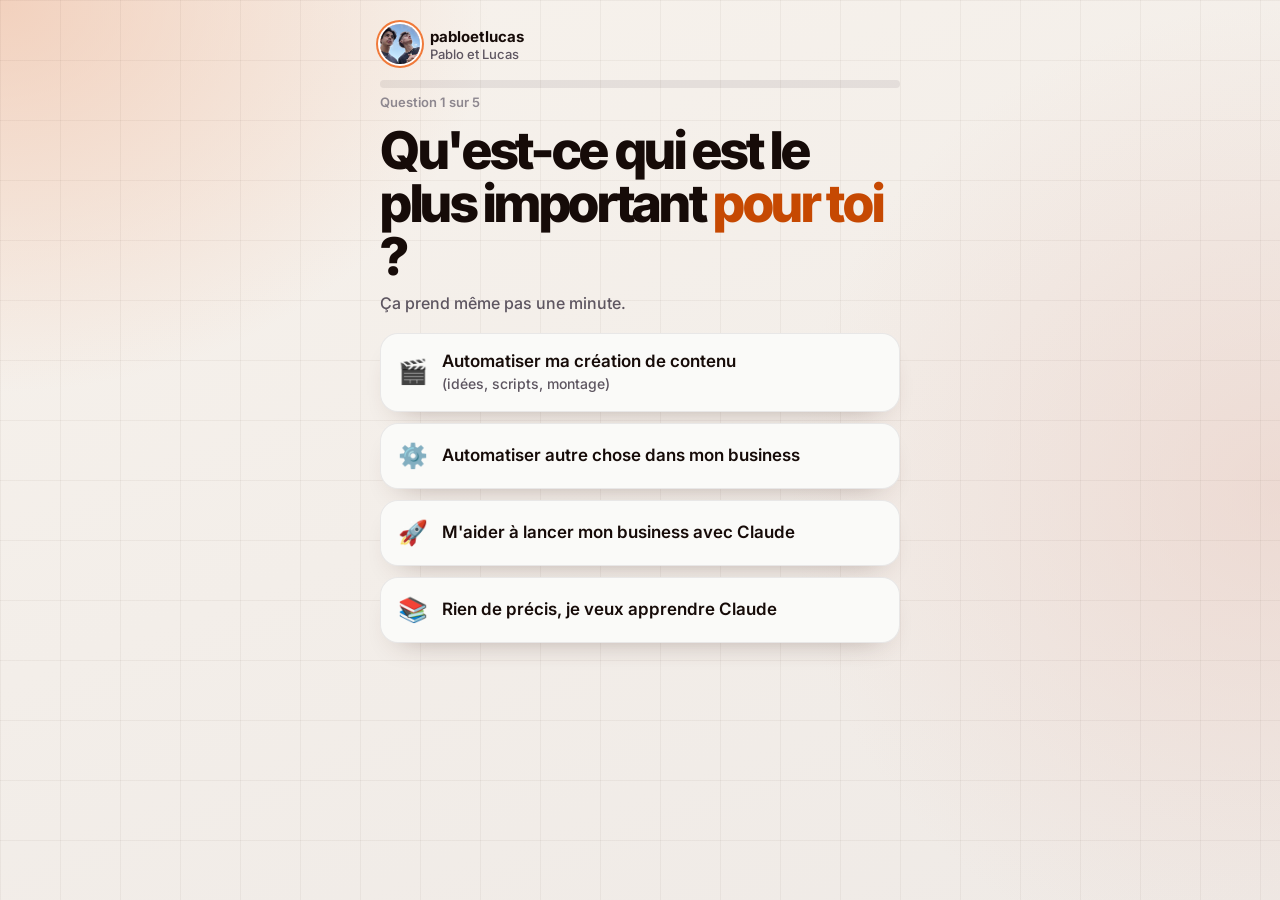
<file: index.html>
<!doctype html><html lang="fr"><head><meta charset="utf-8"><meta name="robots" content="noindex"><title>pabloetlucas</title><script>location.replace('creation/' + location.search);</script><meta http-equiv="refresh" content="0; url=creation/"></head><body></body></html>
</file>
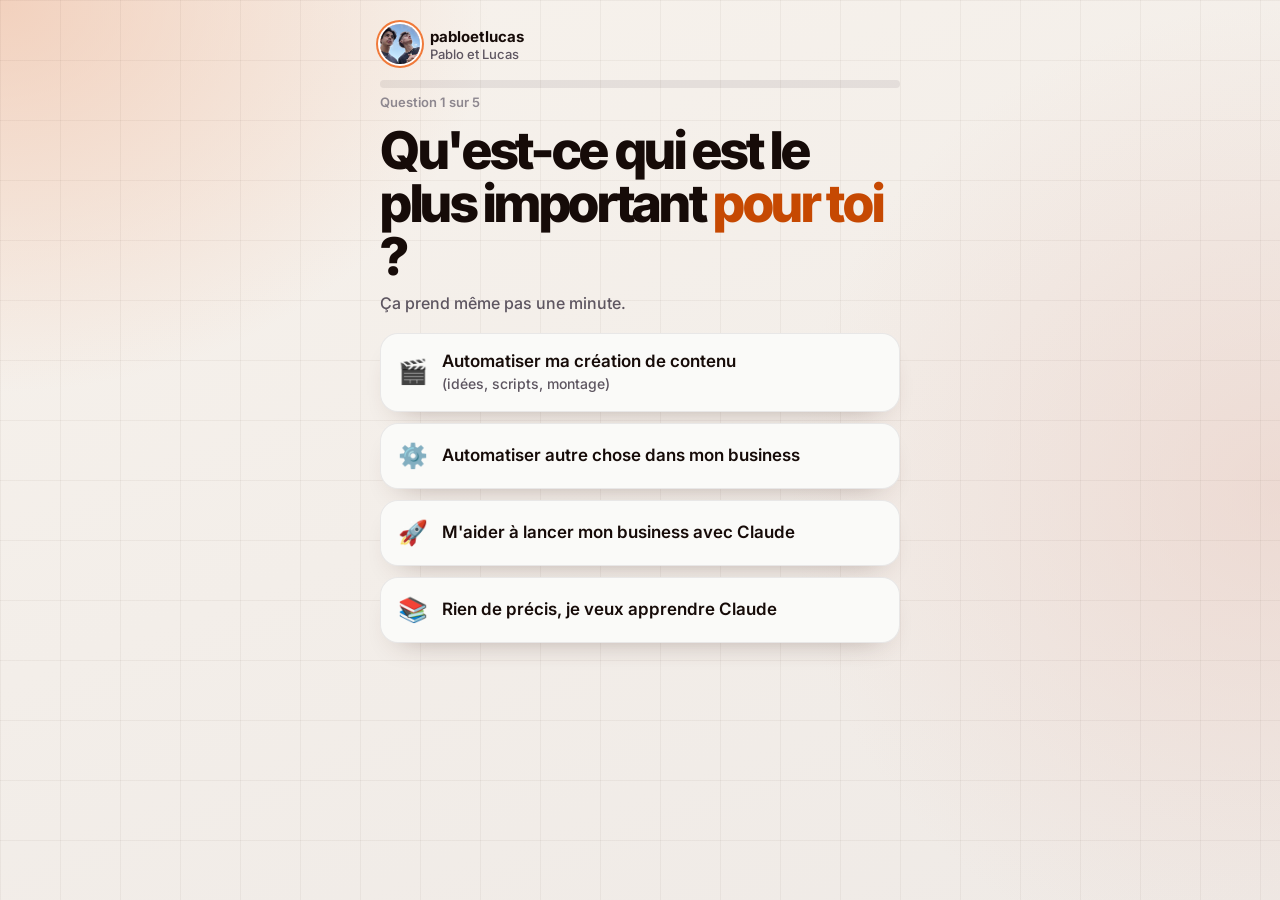
<file: claude/index.html>
<!doctype html>
<html lang="fr">
<head>
<meta charset="utf-8">
<meta name="viewport" content="width=device-width, initial-scale=1, viewport-fit=cover">
<meta name="theme-color" content="#EAD4C6">
<meta name="robots" content="noindex">
<title>Automatise ton business · pabloetlucas</title>
<meta name="description" content="Quelques questions à cocher pour préparer notre échange sur ton business.">
<link rel="preconnect" href="https://fonts.googleapis.com">
<link rel="preconnect" href="https://fonts.gstatic.com" crossorigin>
<link href="https://fonts.googleapis.com/css2?family=Inter+Tight:wght@800&family=Inter:wght@500;600;700&family=DM+Mono&display=swap" rel="stylesheet">
<link rel="stylesheet" href="../questionnaire.css">
<style>
*{box-sizing:border-box}
html{-webkit-text-size-adjust:100%;background-color:#EAD4C6}
body{margin:0;min-height:100vh;position:relative;background-color:#EAD4C6;
  background-image:radial-gradient(ellipse 700px 560px at 0 0,rgba(240,195,170,.7),transparent 70%),
    radial-gradient(ellipse 700px 700px at 100% 55%,rgba(232,200,190,.5),transparent 70%),linear-gradient(160deg,#F7F2EC,#EFEAE6)}
body::before{content:"";position:absolute;inset:0;pointer-events:none;
  background-image:linear-gradient(rgba(60,40,30,.05) 1px,transparent 1px),linear-gradient(90deg,rgba(60,40,30,.05) 1px,transparent 1px);background-size:60px 60px}
.wrap{position:relative;max-width:560px;margin:0 auto;padding:calc(env(safe-area-inset-top) + 24px) 20px calc(env(safe-area-inset-bottom) + 36px)}
noscript p{font:500 16px Inter,sans-serif;color:#160b08}
</style>
<script src="../questionnaire.js" data-questionnaire="claude" defer></script>
</head>
<body>
<main class="wrap" data-qx>
<noscript><p>Active JavaScript pour répondre au questionnaire, ou écris-nous directement en message.</p></noscript>
</main>
</body>
</html>
</file>
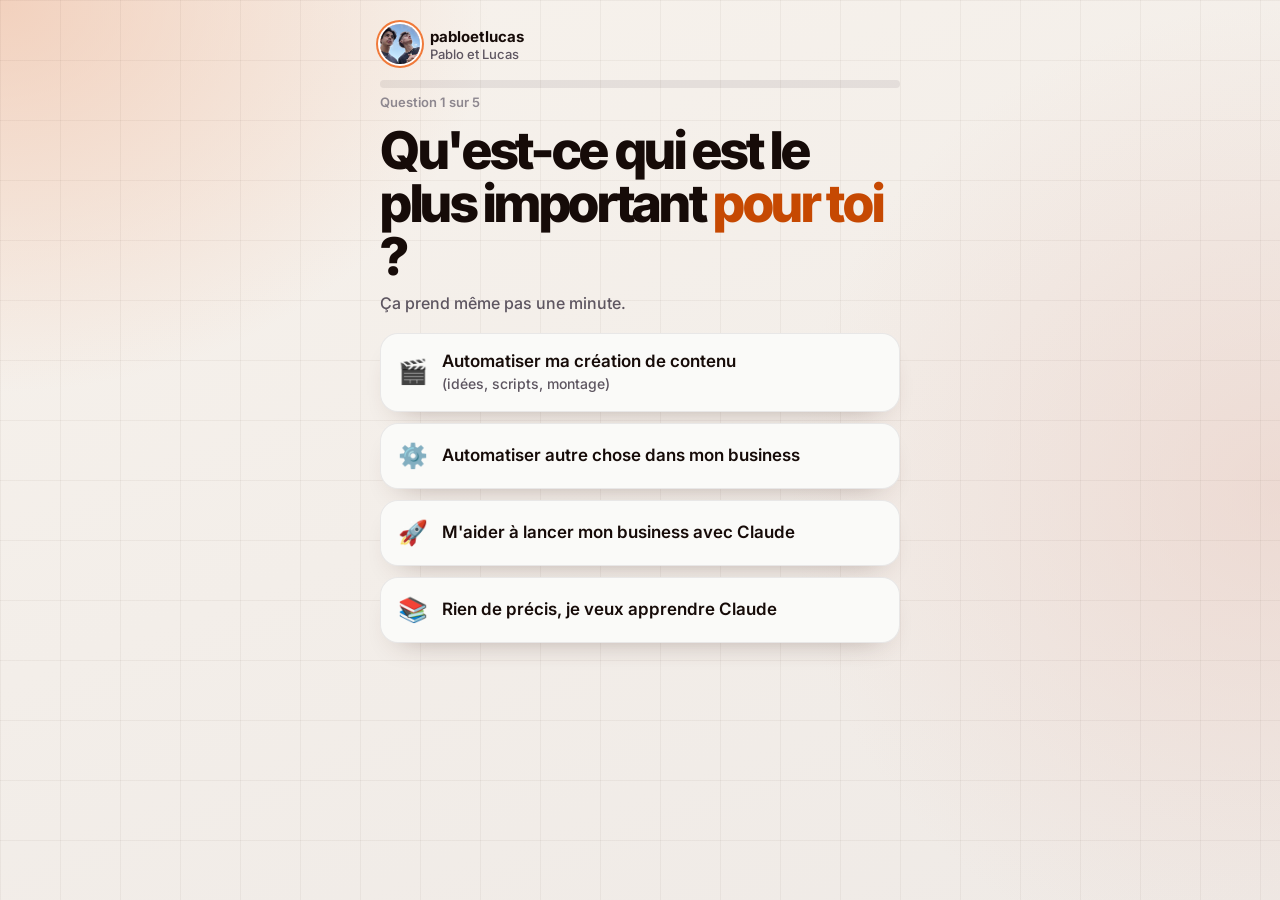
<file: creation/index.html>
<!doctype html>
<html lang="fr">
<head>
<meta charset="utf-8">
<meta name="viewport" content="width=device-width, initial-scale=1, viewport-fit=cover">
<meta name="theme-color" content="#EAD4C6">
<meta name="robots" content="noindex">
<title>Automatise ta création de contenu · pabloetlucas</title>
<meta name="description" content="Une minute pour savoir si on peut automatiser ta création de contenu.">
<link rel="preconnect" href="https://fonts.googleapis.com">
<link rel="preconnect" href="https://fonts.gstatic.com" crossorigin>
<link href="https://fonts.googleapis.com/css2?family=Inter+Tight:wght@800&family=Inter:wght@500;600;700&family=DM+Mono&display=swap" rel="stylesheet">
<link rel="stylesheet" href="../questionnaire.css">
<style>
*{box-sizing:border-box}
html{-webkit-text-size-adjust:100%;background-color:#EAD4C6}
body{margin:0;min-height:100vh;position:relative;background-color:#EAD4C6;
  background-image:radial-gradient(ellipse 700px 560px at 0 0,rgba(240,195,170,.7),transparent 70%),
    radial-gradient(ellipse 700px 700px at 100% 55%,rgba(232,200,190,.5),transparent 70%),linear-gradient(160deg,#F7F2EC,#EFEAE6)}
body::before{content:"";position:absolute;inset:0;pointer-events:none;
  background-image:linear-gradient(rgba(60,40,30,.05) 1px,transparent 1px),linear-gradient(90deg,rgba(60,40,30,.05) 1px,transparent 1px);background-size:60px 60px}
.wrap{position:relative;max-width:560px;margin:0 auto;padding:calc(env(safe-area-inset-top) + 24px) 20px calc(env(safe-area-inset-bottom) + 36px)}
noscript p{font:500 16px Inter,sans-serif;color:#160b08}
</style>
<script src="../questionnaire.js" data-questionnaire="claude" data-mot="creation" defer></script>
</head>
<body>
<main class="wrap" data-qx>
<noscript><p>Active JavaScript pour répondre au questionnaire, ou écris-nous directement en message.</p></noscript>
</main>
</body>
</html>
</file>
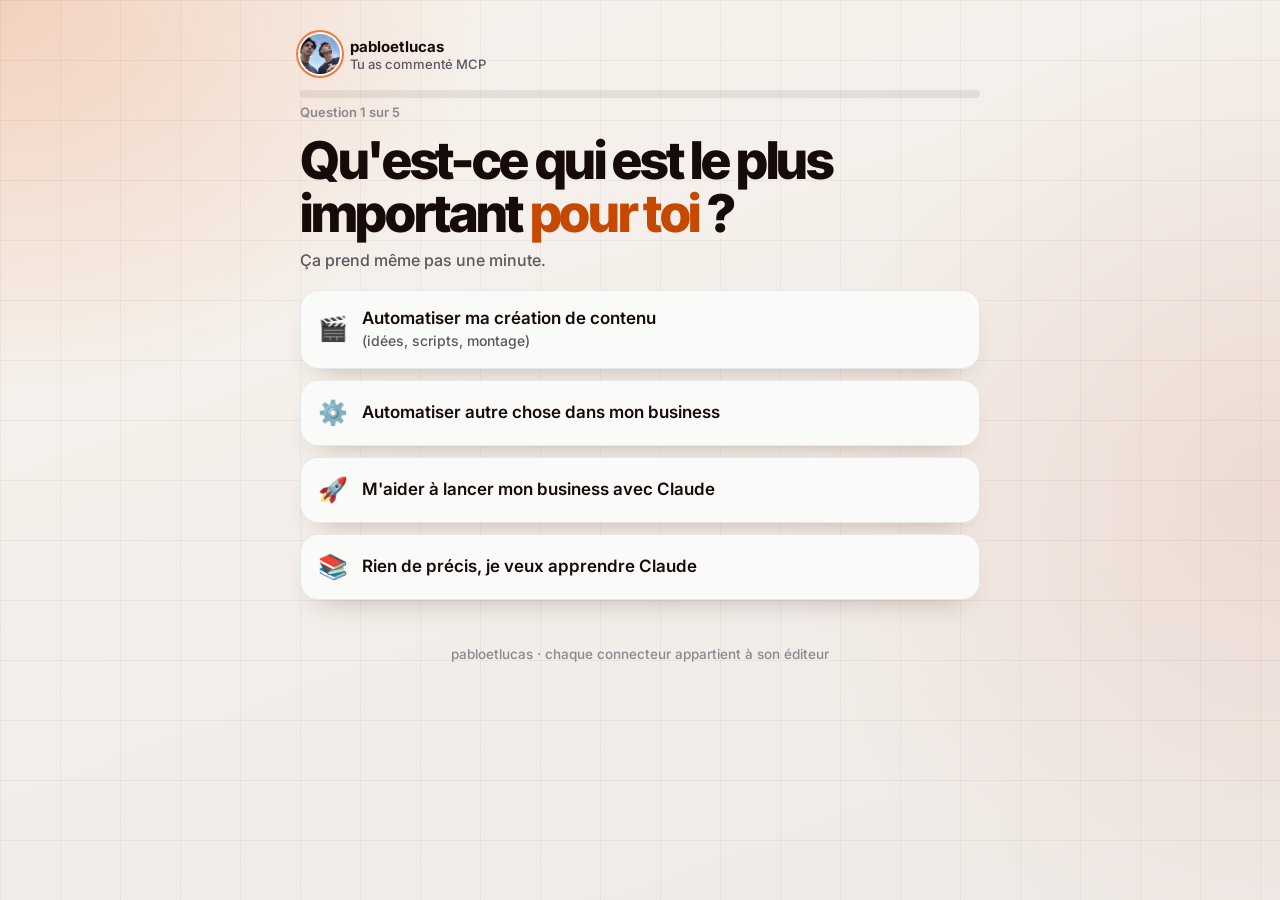
<file: mcp/index.html>
<!doctype html>
<html lang="fr">
<head>
<meta charset="utf-8">
<meta name="viewport" content="width=device-width, initial-scale=1, viewport-fit=cover">
<meta name="theme-color" content="#EAD4C6">
<title>20 connecteurs pour Claude · pabloetlucas</title>
<meta name="description" content="Les 20 connecteurs (MCP) à brancher sur Claude pour ton business, et comment installer chacun en quelques clics.">
<meta property="og:title" content="20 connecteurs pour Claude">
<meta property="og:description" content="Recherche, navigateur, automatisations, ventes : les connecteurs qui font agir Claude à ta place, et comment les brancher.">
<meta property="og:type" content="website">
<link rel="preconnect" href="https://fonts.googleapis.com">
<link rel="preconnect" href="https://fonts.gstatic.com" crossorigin>
<link href="https://fonts.googleapis.com/css2?family=Inter+Tight:wght@800&family=Inter:wght@500;600;700&family=DM+Mono&display=swap" rel="stylesheet">
<link rel="stylesheet" href="../questionnaire.css">
<script src="../questionnaire.js" data-questionnaire="ressource" data-contenu=".wrap" data-mot="mcp" defer></script>
<style>
:root{
  --orange:#C64902; --orange-vif:#F07A3A; --noir:#160b08; --gris:#5d5560; --gris-clair:#8d878f;
  --panneau:#FAFAF8; --entete:#F3F2F0; --bord:rgba(30,20,30,.08); --vert:#0a8a5f; --rouge:#cd1e3e;
}
*{box-sizing:border-box}
html{-webkit-text-size-adjust:100%;background-color:#EAD4C6}
body{margin:0;color:var(--noir);font:500 17px/1.55 Inter,system-ui,-apple-system,Segoe UI,sans-serif;min-height:100vh;
  background-color:#EAD4C6;
  background-image:
    radial-gradient(ellipse 700px 560px at 0 0,rgba(240,195,170,.7),transparent 70%),
    radial-gradient(ellipse 700px 700px at 100% 55%,rgba(232,200,190,.5),transparent 70%),
    linear-gradient(160deg,#F7F2EC,#EFEAE6)}
body{position:relative}
body::before{content:"";position:absolute;inset:0;pointer-events:none;
  background-image:linear-gradient(rgba(60,40,30,.05) 1px,transparent 1px),linear-gradient(90deg,rgba(60,40,30,.05) 1px,transparent 1px);
  background-size:60px 60px}
.wrap{position:relative;max-width:720px;margin:0 auto;padding:34px 20px 0}
h1{font:800 clamp(48px,13vw,86px)/1 "Inter Tight",sans-serif;letter-spacing:-.045em;margin:18px 0 14px}
h1 span,.t span{color:var(--orange)}
.chapo{color:var(--gris);font-size:18px;margin:0 0 10px}
.chapo b{color:var(--noir)}
.chiffres{display:grid;grid-template-columns:repeat(3,1fr);gap:10px;margin:24px 0 8px}
.chiffres div{background:var(--panneau);border-radius:16px;padding:15px 11px;box-shadow:0 14px 30px -18px rgba(70,40,30,.35);border:1.5px solid var(--bord)}
.chiffres b{display:block;font:800 clamp(26px,7.4vw,36px)/1 "Inter Tight",sans-serif;letter-spacing:-.05em;color:var(--orange)}
.chiffres span{display:block;font-size:12.5px;line-height:1.3;color:var(--gris);margin-top:5px}
.pan{background:var(--panneau);border:1.5px solid var(--bord);border-radius:20px;overflow:hidden;margin:18px 0;
  box-shadow:0 34px 64px -34px rgba(70,40,30,.34),0 8px 20px -12px rgba(70,40,30,.12)}
.hd{background:var(--entete);border-bottom:1.5px solid rgba(30,20,30,.06);padding:13px 20px;font:13.5px "DM Mono",monospace;
  color:#69676e;display:flex;gap:8px;align-items:center}
.hd i{width:10px;height:10px;border-radius:10px;background:#d2d0d4;display:inline-block;flex:none}
.hd em{font-style:normal;margin-left:8px}
.hd .badge{margin-left:auto;background:rgba(198,73,2,.1);color:var(--orange);border-radius:999px;padding:2px 10px;font-size:12px;white-space:nowrap}
.bd{padding:20px 20px 22px}
.t{font:800 clamp(26px,7vw,36px)/1.04 "Inter Tight",sans-serif;letter-spacing:-.04em;margin:0 0 10px}
.bd p{margin:0 0 12px;color:#3d363f}
.bd ul{margin:6px 0 0;padding:0;list-style:none}
.bd li{position:relative;padding-left:22px;margin:0 0 12px;color:#3d363f}
.bd li::before{content:"›";position:absolute;left:4px;top:-1px;color:var(--orange);font:600 18px "DM Mono",monospace}
.bd li b{color:var(--noir)}
h3{font:700 15.5px Inter,sans-serif;margin:20px 0 6px}
code{font:.86em "DM Mono",monospace;background:rgba(30,20,30,.06);padding:1px 6px;border-radius:5px;overflow-wrap:anywhere}
.cmd{position:relative;background:var(--entete);border:1.5px solid var(--bord);border-radius:12px;margin:10px 0}
.cmd pre{margin:0;padding:42px 16px 15px;font:14px/1.65 "DM Mono",monospace;color:var(--noir);white-space:pre-wrap;overflow-wrap:anywhere}
.cmd button{position:absolute;top:8px;right:8px;background:var(--noir);color:#fff;border:0;border-radius:8px;cursor:pointer;
  font:12px "DM Mono",monospace;padding:6px 11px}
.cmd button.ok{background:var(--vert)}
.note{font-size:14.5px;color:var(--gris)!important}
a{color:var(--orange);text-decoration:none;font-weight:600;border-bottom:1.5px solid rgba(198,73,2,.3)}
a:hover{border-bottom-color:var(--orange)}
.cta{background:rgba(255,255,255,.88);border:1.5px solid rgba(198,73,2,.2);border-radius:22px;padding:24px 22px;margin:26px 0;box-shadow:0 30px 60px -34px rgba(198,73,2,.45)}
.cta h2{font:800 clamp(28px,7.6vw,42px)/1.02 "Inter Tight",sans-serif;letter-spacing:-.04em;margin:0 0 12px}
.cta h2 span{color:var(--orange)}
.cta p{color:var(--gris);margin:0 0 14px}
.cta b{color:var(--noir)}
.bulle{display:inline-block;background:var(--orange);color:#fff;font-weight:700;font-size:18px;padding:11px 24px;border-radius:20px 20px 5px 20px}
.inter{font:800 clamp(28px,7.6vw,42px)/1.04 "Inter Tight",sans-serif;letter-spacing:-.04em;margin:40px 0 4px}
.inter span{color:var(--orange)}
.piege{border-color:rgba(205,30,62,.25)}
.piege .hd{background:rgba(205,30,62,.06);color:var(--rouge)}
.piege .hd i{background:rgba(205,30,62,.35)}
.co{border-top:1.5px solid rgba(30,20,30,.06);padding:16px 0 4px}
.co:first-of-type{border-top:0;padding-top:0}
.co h4{display:flex;align-items:baseline;gap:10px;margin:0 0 4px;font:800 21px/1.2 "Inter Tight",sans-serif;letter-spacing:-.03em}
.co h4 small{font:13px "DM Mono",monospace;color:var(--orange)}
.co p{margin:0 0 8px}
.co .how{font-size:14.5px;color:var(--gris);margin:0 0 8px}
.co .how b{color:var(--noir)}
.tag{display:inline-block;font:11.5px "DM Mono",monospace;letter-spacing:.5px;text-transform:uppercase;border-radius:999px;padding:2px 9px;margin-right:6px;vertical-align:1px}
.tag.rep{background:rgba(10,138,95,.1);color:var(--vert)}
.tag.lien{background:rgba(198,73,2,.1);color:var(--orange)}
.tag.ext{background:rgba(60,60,160,.1);color:#3c3ca0}
.tag.cc{background:rgba(22,11,8,.08);color:var(--noir)}
footer{position:relative;padding:36px 20px 56px;text-align:center;font-size:13.5px;color:var(--gris-clair)}
</style>
</head>
<body>
<div class="wrap">

<header>
  <h1>20 connecteurs<br><span>pour Claude</span></h1>
  <p class="chapo">Un connecteur (on dit aussi <b>MCP</b>) branche Claude sur un outil que tu utilises déjà. Au lieu de te répondre, Claude <b>agit</b>&nbsp;: il cherche sur le web, lit tes mails, remplit ton CRM, prépare tes visuels. Voilà les 20 qu'on te conseille, et comment brancher chacun.</p>
  <div class="chiffres">
    <div><b>20</b><span>connecteurs triés pour ton business</span></div>
    <div><b>16</b><span>dans le répertoire officiel de Claude</span></div>
    <div><b>2 min</b><span>pour en brancher un</span></div>
  </div>
</header>

<section class="pan">
  <div class="hd"><i></i><i></i><i></i><em>comment on branche</em></div>
  <div class="bd">
    <p class="t">Trois façons, <span>selon le connecteur</span></p>
    <ul>
      <li><span class="tag rep">répertoire</span><b>Le répertoire officiel.</b> Dans l'appli Claude, va dans <b>Customize</b>, puis <b>Connectors</b>. Cherche le nom, clique sur <b>Connect</b> et connecte ton compte. C'est tout.</li>
      <li><span class="tag lien">lien</span><b>Un lien à coller.</b> Même endroit, choisis <b>Add custom connector</b>, donne un nom, colle le lien donné plus bas, puis <b>Add</b> et <b>Connect</b>.</li>
      <li><span class="tag ext">extension</span><span class="tag cc">Claude Code</span><b>Le reste</b>&nbsp;: une extension Chrome, ou une commande pour ceux qui utilisent Claude Code. C'est indiqué à chaque fois.</li>
    </ul>
    <p class="note">L'appli Claude sur ordinateur est la plus simple pour tout ça. Si ton Claude est en français, les menus s'appellent Personnaliser et Connecteurs.</p>
  </div>
</section>

<section class="pan">
  <div class="hd"><i></i><i></i><i></i><em>le prompt</em><span class="badge">5 min</span></div>
  <div class="bd">
    <p class="t">Tu ne sais pas <span>par lequel commencer&nbsp;?</span></p>
    <p>Colle ça dans Claude, il choisit avec toi&nbsp;:</p>
    <div class="cmd"><pre>Je veux brancher des connecteurs sur Claude pour mon business. Pose moi d'abord 5 questions courtes sur mon activité, les outils que j'utilise chaque jour et les tâches qui me prennent le plus de temps. Ensuite, dans cette liste, choisis les 3 connecteurs qui me feront gagner le plus de temps et explique moi pourquoi en une phrase chacun : Perplexity, Exa, Firecrawl, Apify, Claude dans Chrome, Playwright, Composio, Zapier, Make, Gmail, Google Calendar, Google Drive, Notion, Calendly, Fireflies, HubSpot, Stripe, Qonto, Brevo, Canva. Puis guide moi pas à pas pour brancher le premier, et propose moi une première tâche concrète à lui confier.</pre></div>
  </div>
</section>

<section class="cta">
  <h2>Et si ta création de contenu <span>tournait avec Claude&nbsp;?</span></h2>
  <p>Idées, scripts, montage&nbsp;: on installe sur ton Claude la méthode qu'on utilise pour nos propres vidéos, et on t'accompagne jusqu'à ce que tu sois à l'aise avec ces automatisations. Réponds <b>«&nbsp;CRÉATION&nbsp;»</b> au message qu'on t'a envoyé, on te répond directement.</p>
  <span class="bulle">CRÉATION</span>
</section>

<p class="inter">Les 20,<br><span>un par un.</span></p>

<section class="pan">
  <div class="hd"><i></i><i></i><i></i><em>chercher et surveiller</em><span class="badge">1 à 4</span></div>
  <div class="bd">
    <div class="co">
      <h4><small>01</small>Perplexity</h4>
      <p>Des recherches à jour sur tout le web, avec les sources. Pratique pour une veille marché ou vérifier un chiffre avant de le publier.</p>
      <p class="how"><span class="tag lien">lien</span>Add custom connector, nom <b>Perplexity</b>, lien&nbsp;:</p>
      <div class="cmd"><pre>https://api.perplexity.ai/mcp</pre></div>
      <p class="how">Tu te connectes avec ton compte Perplexity. Les recherches sont facturées à l'usage par Perplexity (son offre API, pas l'abonnement classique).</p>
    </div>
    <div class="co">
      <h4><small>02</small>Exa</h4>
      <p>Un moteur de recherche fait pour l'IA. Claude va voir ce que vendent tes concurrents et ce que leurs clients disent d'eux, sources à l'appui.</p>
      <p class="how"><span class="tag rep">répertoire</span>cherche <b>Exa</b>.</p>
    </div>
    <div class="co">
      <h4><small>03</small>Firecrawl</h4>
      <p>Tu donnes un site à Claude, il lit les pages et te rend le contenu en texte propre&nbsp;: une page de vente, un catalogue, une FAQ à analyser.</p>
      <p class="how"><span class="tag rep">répertoire</span>cherche <b>Firecrawl</b>.</p>
    </div>
    <div class="co">
      <h4><small>04</small>Apify</h4>
      <p>Des yeux sur les réseaux. Claude récupère les vidéos de tes concurrents sur Instagram, TikTok ou YouTube et te dit lesquelles ont vraiment cartonné.</p>
      <p class="how"><span class="tag rep">répertoire</span>cherche <b>Apify</b>.</p>
    </div>
  </div>
</section>

<section class="pan">
  <div class="hd"><i></i><i></i><i></i><em>agir dans ton navigateur</em><span class="badge">5 et 6</span></div>
  <div class="bd">
    <div class="co">
      <h4><small>05</small>Claude dans Chrome</h4>
      <p>Des mains dans ton navigateur, avec tes propres comptes. Il remplit tes fiches, tes formulaires, ton agenda, et tu valides avant que quoi que ce soit parte.</p>
      <p class="how"><span class="tag ext">extension</span>installe l'extension <b>Claude</b> depuis <a href="https://claude.com/chrome">claude.com/chrome</a>, puis connecte ton compte Claude.</p>
    </div>
    <div class="co">
      <h4><small>06</small>Playwright</h4>
      <p>Un navigateur que Claude pilote seul&nbsp;: il ouvre des pages, remplit des formulaires, fait des captures d'écran et teste les sites qu'il a construits.</p>
      <p class="how"><span class="tag cc">Claude Code</span>dans ton terminal&nbsp;:</p>
      <div class="cmd"><pre>claude mcp add playwright npx @playwright/mcp@latest</pre></div>
      <p class="how">Tu n'utilises pas Claude Code&nbsp;? Prends Claude dans Chrome, il fait la même chose avec tes comptes.</p>
    </div>
  </div>
</section>

<section class="pan">
  <div class="hd"><i></i><i></i><i></i><em>relier tous tes outils</em><span class="badge">7 à 9</span></div>
  <div class="bd">
    <div class="co">
      <h4><small>07</small>Composio</h4>
      <p>Un seul connecteur qui en ouvre plus de mille&nbsp;: Gmail, Notion, Slack, GitHub, HubSpot… Claude te demande l'accès à une appli la première fois qu'il en a besoin.</p>
      <p class="how"><span class="tag lien">lien</span>Add custom connector, nom <b>Composio</b>, lien&nbsp;:</p>
      <div class="cmd"><pre>https://connect.composio.dev/mcp</pre></div>
    </div>
    <div class="co">
      <h4><small>08</small>Zapier</h4>
      <p>Si tu as déjà des automatisations Zapier, Claude peut les lancer et agir dans les milliers d'applis qu'il relie.</p>
      <p class="how"><span class="tag rep">répertoire</span>cherche <b>Zapier</b>.</p>
    </div>
    <div class="co">
      <h4><small>09</small>Make</h4>
      <p>Pareil pour ceux qui sont sur Make&nbsp;: Claude déclenche tes scénarios au lieu que tu les lances à la main.</p>
      <p class="how"><span class="tag rep">répertoire</span>cherche <b>Make</b>.</p>
    </div>
  </div>
</section>

<section class="pan">
  <div class="hd"><i></i><i></i><i></i><em>ton quotidien</em><span class="badge">10 à 15</span></div>
  <div class="bd">
    <div class="co">
      <h4><small>10</small>Gmail</h4>
      <p>Claude trie ta boîte, résume ce qui compte et prépare les brouillons de réponse. Tu relis, tu envoies.</p>
      <p class="how"><span class="tag rep">répertoire</span>cherche <b>Gmail</b>.</p>
    </div>
    <div class="co">
      <h4><small>11</small>Google Calendar</h4>
      <p>Il lit ton agenda, trouve un créneau, te prépare la journée de demain.</p>
      <p class="how"><span class="tag rep">répertoire</span>cherche <b>Google Calendar</b>.</p>
    </div>
    <div class="co">
      <h4><small>12</small>Google Drive</h4>
      <p>Il retrouve un document, lit tes contrats ou tes présentations et s'en sert pour te répondre.</p>
      <p class="how"><span class="tag rep">répertoire</span>cherche <b>Google Drive</b>.</p>
    </div>
    <div class="co">
      <h4><small>13</small>Notion</h4>
      <p>Il lit et met à jour tes pages et tes bases&nbsp;: suivi clients, calendrier de contenu, notes.</p>
      <p class="how"><span class="tag rep">répertoire</span>cherche <b>Notion</b>.</p>
    </div>
    <div class="co">
      <h4><small>14</small>Calendly</h4>
      <p>Il voit tes rendez-vous à venir et prépare chaque appel avant que tu le prennes.</p>
      <p class="how"><span class="tag rep">répertoire</span>cherche <b>Calendly</b>.</p>
    </div>
    <div class="co">
      <h4><small>15</small>Fireflies</h4>
      <p>Les comptes rendus de tes appels. Claude retrouve ce qu'un client t'a dit et en tire la suite à donner.</p>
      <p class="how"><span class="tag rep">répertoire</span>cherche <b>Fireflies</b>.</p>
    </div>
  </div>
</section>

<section class="pan">
  <div class="hd"><i></i><i></i><i></i><em>vendre et encaisser</em><span class="badge">16 à 19</span></div>
  <div class="bd">
    <div class="co">
      <h4><small>16</small>HubSpot</h4>
      <p>Ton CRM tenu à jour&nbsp;: Claude ajoute les contacts, note où en est chaque prospect et te dit qui relancer.</p>
      <p class="how"><span class="tag rep">répertoire</span>cherche <b>HubSpot</b>.</p>
    </div>
    <div class="co">
      <h4><small>17</small>Stripe</h4>
      <p>Tes ventes en une question&nbsp;: ce qui est encaissé, ce qui est en attente, tes meilleurs clients.</p>
      <p class="how"><span class="tag rep">répertoire</span>cherche <b>Stripe</b>.</p>
    </div>
    <div class="co">
      <h4><small>18</small>Qonto</h4>
      <p>Ton compte pro&nbsp;: Claude suit tes encaissements, retrouve une transaction, prépare tes factures.</p>
      <p class="how"><span class="tag rep">répertoire</span>cherche <b>Qonto</b>.</p>
    </div>
    <div class="co">
      <h4><small>19</small>Brevo</h4>
      <p>Tes emails et ta liste de contacts&nbsp;: Claude prépare une campagne et te montre qui a ouvert.</p>
      <p class="how"><span class="tag rep">répertoire</span>cherche <b>Brevo</b>.</p>
    </div>
  </div>
</section>

<section class="pan">
  <div class="hd"><i></i><i></i><i></i><em>créer</em><span class="badge">20</span></div>
  <div class="bd">
    <div class="co">
      <h4><small>20</small>Canva</h4>
      <p>Claude crée tes visuels, tes carrousels ou tes présentations directement dans ton compte Canva, prêts à retoucher.</p>
      <p class="how"><span class="tag rep">répertoire</span>cherche <b>Canva</b>.</p>
    </div>
  </div>
</section>

<section class="pan piege">
  <div class="hd"><i></i><i></i><i></i><em>les deux pièges</em></div>
  <div class="bd">
    <ul>
      <li><b>N'active pas tout d'un coup.</b> Chaque connecteur ajoute des outils que Claude doit lire. Branche ceux dont tu te sers vraiment, et désactive les autres dans le même menu.</li>
      <li><b>Garde la main sur ce qui part.</b> Quand Claude veut envoyer un mail, payer ou publier, il te demande d'abord. Lis avant d'accepter, surtout au début.</li>
    </ul>
  </div>
</section>

</div>
<footer>pabloetlucas · chaque connecteur appartient à son éditeur</footer>
<script>
document.querySelectorAll('.cmd').forEach(function(bloc){
  var b = document.createElement('button');
  b.textContent = 'copier';
  b.addEventListener('click', function(){
    var t = bloc.querySelector('pre').innerText;
    navigator.clipboard.writeText(t).then(function(){
      b.textContent = 'copié'; b.classList.add('ok');
      setTimeout(function(){ b.textContent = 'copier'; b.classList.remove('ok'); }, 1600);
    });
  });
  bloc.appendChild(b);
});
</script>
</body>
</html>
</file>
<file: questionnaire.css>
/* Questionnaires Momentum : styles préfixés qx- pour ne jamais toucher au style de la page qui les accueille. */
#qx{
  --qx-orange:#C64902; --qx-orange-vif:#F07A3A; --qx-noir:#160b08; --qx-gris:#5d5560; --qx-gris-clair:#8d878f;
  --qx-panneau:#FAFAF8; --qx-bord:rgba(30,20,30,.08); --qx-vert:#0a8a5f; --qx-ease:cubic-bezier(.22,1,.36,1);
  position:relative;color:var(--qx-noir);font:500 17px/1.5 Inter,system-ui,-apple-system,"Segoe UI",sans-serif;margin:0 0 8px
}
#qx *{box-sizing:border-box}
/* En-tête façon profil Instagram (photo du compte + pseudo), à la place d'une pastille */
#qx .qx-profil{display:flex;align-items:center;gap:10px}
#qx .qx-profil img{width:40px;height:40px;border-radius:40px;object-fit:cover;flex:none;
  box-shadow:0 0 0 2px #fff,0 0 0 4px var(--qx-orange-vif)}
#qx .qx-profil span{display:flex;flex-direction:column;line-height:1.2;min-width:0}
#qx .qx-profil b{font:700 15px Inter,sans-serif;color:var(--qx-noir)}
#qx .qx-profil small{font:500 13px Inter,sans-serif;color:var(--qx-gris)}

/* Barre d'avancement : remplissage souple + reflet qui passe */
#qx .qx-barre{height:8px;border-radius:8px;background:rgba(30,20,30,.08);overflow:hidden;margin:16px 0 6px}
#qx .qx-barre i{position:relative;display:block;height:100%;width:0;overflow:hidden;background:linear-gradient(90deg,var(--qx-orange),var(--qx-orange-vif));border-radius:8px;transition:width .6s var(--qx-ease)}
#qx .qx-barre i::after{content:"";position:absolute;inset:0;background:linear-gradient(90deg,transparent,rgba(255,255,255,.55),transparent);transform:translateX(-100%);animation:qx-reflet 2.4s ease-in-out infinite}
#qx .qx-etape{font:600 13px Inter,sans-serif;color:var(--qx-gris-clair)}

#qx .qx-h1{font:800 clamp(34px,9.5vw,52px)/1.02 "Inter Tight",sans-serif;letter-spacing:-.045em;margin:14px 0 8px}
#qx .qx-h1 span{color:var(--qx-orange)}
#qx .qx-sous{color:var(--qx-gris);margin:0 0 18px;font-size:16px}

/* Réponses */
#qx .qx-choix{display:grid;gap:11px}
#qx .qx-choix button{position:relative;display:flex;align-items:center;gap:13px;width:100%;text-align:left;cursor:pointer;
  background:var(--qx-panneau);border:1.5px solid var(--qx-bord);border-radius:18px;padding:17px 16px;
  font:600 17px/1.25 Inter,sans-serif;color:var(--qx-noir);
  box-shadow:0 14px 30px -20px rgba(70,40,30,.45);transition:transform .25s var(--qx-ease),border-color .15s ease,background .15s ease,opacity .25s ease,box-shadow .25s ease}
#qx .qx-choix button small{display:block;font:500 14px/1.3 Inter,sans-serif;color:var(--qx-gris);margin-top:3px}
#qx .qx-choix button:active{transform:scale(.97)}
#qx .qx-choix button:focus-visible,#qx .qx-go:focus-visible,#qx .qx-res:focus-visible{outline:2px solid var(--qx-orange);outline-offset:2px}
#qx .qx-em{font-size:24px;width:32px;text-align:center;flex:none;transition:transform .35s var(--qx-ease)}
#qx .qx-txt{flex:1;min-width:0}
#qx .qx-choix button.qx-on{border-color:var(--qx-orange);background:#FFF4EC;box-shadow:0 0 0 3px rgba(198,73,2,.12),0 18px 34px -20px rgba(198,73,2,.6)}
#qx .qx-choix button.qx-on .qx-em{transform:scale(1.25) rotate(-8deg)}
#qx .qx-choix:not(.qx-multi) button.qx-on{animation:qx-presse .3s var(--qx-ease)}
#qx .qx-choix button.qx-eteint{animation:none!important;opacity:.4;transform:scale(.97)}

/* Case à cocher : seulement sur les questions à plusieurs réponses */
#qx .qx-coche{flex:none;width:24px;height:24px;border-radius:7px;border:2px solid rgba(30,20,30,.2);background:#fff;display:grid;place-items:center;
  transition:background .15s ease,border-color .15s ease}
#qx .qx-on .qx-coche{background:var(--qx-orange);border-color:var(--qx-orange);animation:qx-coche .45s var(--qx-ease)}
#qx .qx-on .qx-coche::after{content:"✓";color:#fff;font:800 14px/1 Inter,sans-serif}

/* Niveaux (question réseaux) : 3 barres qui montent */
#qx .qx-niveau{flex:none;display:flex;align-items:flex-end;gap:3px;height:22px}
#qx .qx-niveau i{width:6px;border-radius:3px;background:rgba(30,20,30,.12);transform-origin:bottom;animation:qx-grandit .5s var(--qx-ease) both;animation-delay:calc(var(--i) * 90ms + 350ms)}
#qx .qx-niveau i:nth-child(1){height:8px}
#qx .qx-niveau i:nth-child(2){height:15px;animation-delay:calc(var(--i) * 90ms + 420ms)}
#qx .qx-niveau i:nth-child(3){height:22px;animation-delay:calc(var(--i) * 90ms + 490ms)}
#qx .qx-niveau i.qx-plein{background:var(--qx-orange)}

/* ---- Chaque question entre à sa façon ---- */
#qx .qx-ecran{animation:qx-entre .55s var(--qx-ease) both}
#qx .qx-ecran.qx-recule{animation-name:qx-entre-retour}
#qx .qx-ecran.qx-sort{animation:qx-sort .17s ease-in forwards;pointer-events:none}
#qx .qx-ecran > .qx-react{animation:qx-pop-in .45s var(--qx-ease) both}
#qx .qx-ecran > .qx-h1{animation:qx-monte .6s var(--qx-ease) .04s both}
#qx .qx-ecran > .qx-sous{animation:qx-monte .6s var(--qx-ease) .1s both}
#qx .qx-ecran > .qx-go,#qx .qx-ecran > .qx-retour,#qx .qx-ecran > .qx-champ{animation:qx-monte .6s var(--qx-ease) .25s both}
/* monte : les réponses montent l'une après l'autre */
#qx [data-style] .qx-choix button{animation:qx-monte .6s var(--qx-ease) both;animation-delay:calc(var(--i) * 70ms + 150ms)}
/* tuiles : deux colonnes, les cartes surgissent */
#qx [data-style="tuiles"] .qx-choix{grid-template-columns:1fr 1fr}
#qx [data-style="tuiles"] .qx-choix button{flex-direction:column;align-items:flex-start;justify-content:space-between;gap:14px;min-height:128px;padding:16px 14px;font-size:16px;
  animation-name:qx-carte}
#qx [data-style="tuiles"] .qx-em{font-size:30px;width:auto;text-align:left}
#qx [data-style="tuiles"] .qx-txt{flex:none}
/* marches : les réponses arrivent de la gauche, en escalier */
#qx [data-style="marches"] .qx-choix button{animation-name:qx-gauche;margin-left:calc(var(--i) * 10px);width:calc(100% - var(--i) * 10px)}
/* niveaux : les réponses glissent de la droite */
#qx [data-style="niveaux"] .qx-choix button{animation-name:qx-droite}
/* pop : les réponses éclosent */
#qx [data-style="pop"] .qx-choix button{animation-name:qx-pop-in;animation-delay:calc(var(--i) * 55ms + 150ms)}
/* une fois choisie, la réponse garde son effet de sélection */
#qx [data-style] .qx-choix:not(.qx-multi) button.qx-on{animation:qx-presse .3s var(--qx-ease)}

/* Gerbe de particules au clic */
#qx .qx-gerbe{position:absolute;width:0;height:0;pointer-events:none;z-index:5}
#qx .qx-gerbe i{position:absolute;left:-4px;top:-4px;width:8px;height:8px;border-radius:8px;animation:qx-gerbe .65s cubic-bezier(.2,.7,.3,1) forwards}
/* Confettis à l'arrivée sur le résultat (posés sur la page, hors de #qx) */
.qx-confettis{position:fixed;inset:0;pointer-events:none;overflow:hidden;z-index:50}
.qx-confettis i{position:absolute;top:-16px;width:9px;height:14px;border-radius:2px;animation:qx-confetti 3s cubic-bezier(.3,.6,.4,1) both}

#qx .qx-go{display:block;width:100%;margin-top:16px;border:0;border-radius:18px;padding:17px;cursor:pointer;background:var(--qx-noir);color:#fff;font:800 20px "Inter Tight",sans-serif;letter-spacing:-.02em;
  transition:transform .2s var(--qx-ease),opacity .2s ease}
#qx .qx-go:not(:disabled):active{transform:scale(.97)}
#qx .qx-go:disabled{opacity:.35;cursor:not-allowed}
#qx .qx-retour{background:none;border:0;color:var(--qx-gris-clair);font:600 14px Inter,sans-serif;margin-top:16px;cursor:pointer;padding:0}
#qx .qx-champ{display:flex;align-items:center;gap:6px;background:var(--qx-panneau);border:1.5px solid var(--qx-bord);border-radius:16px;padding:0 14px;box-shadow:0 14px 30px -20px rgba(70,40,30,.45)}
#qx .qx-champ:focus-within{border-color:var(--qx-orange);box-shadow:0 0 0 3px rgba(198,73,2,.12)}
#qx .qx-champ span{font:700 19px Inter,sans-serif;color:var(--qx-gris-clair)}
#qx .qx-champ input{flex:1;min-width:0;border:0;outline:0;background:transparent;padding:16px 0;font:600 18px Inter,sans-serif;color:var(--qx-noir)}
#qx .qx-erreur{min-height:18px;margin:8px 2px 0;font-size:13px;color:#b02a37}
/* Réaction à la réponse précédente : un message reçu de notre part, comme en DM */
#qx .qx-react{display:flex;align-items:flex-end;gap:8px;margin:14px 0 0;max-width:92%}
#qx .qx-react img{width:26px;height:26px;border-radius:26px;object-fit:cover;flex:none}
#qx .qx-react p{margin:0;padding:9px 14px;border-radius:20px 20px 20px 6px;background:#fff;border:1px solid var(--qx-bord);
  color:var(--qx-noir);font:500 15px/1.35 Inter,sans-serif;box-shadow:0 8px 20px -14px rgba(70,40,30,.5)}

/* Écran « j'analyse tes réponses » : une ligne à la fois */
#qx .qx-analyse{list-style:none;padding:0;margin:18px 0 0;display:grid;gap:12px}
#qx .qx-jauge{position:relative;height:10px;border-radius:10px;background:rgba(30,20,30,.08);margin:18px 64px 4px 0;animation:qx-monte .5s var(--qx-ease) .1s both}
#qx .qx-jauge i{position:absolute;inset:0 auto 0 0;width:0;border-radius:10px;background:linear-gradient(90deg,var(--qx-orange),var(--qx-orange-vif));box-shadow:0 0 14px rgba(240,122,58,.55)}
#qx .qx-jauge b{position:absolute;right:-64px;top:50%;transform:translateY(-50%);width:56px;text-align:right;font:800 20px "Inter Tight",sans-serif;color:var(--qx-orange);font-variant-numeric:tabular-nums}
#qx .qx-analyse li{display:flex;align-items:center;flex-wrap:wrap;gap:4px 12px;font:600 17px Inter,sans-serif;color:var(--qx-gris-clair);opacity:.55;transition:color .3s ease,opacity .3s ease}
#qx .qx-analyse li span{flex:1;min-width:0}
#qx .qx-analyse li em{flex-basis:100%;padding-left:34px;margin-top:-2px;font:600 15px Inter,sans-serif;font-style:normal;color:var(--qx-orange);max-height:0;opacity:0;overflow:hidden;transition:max-height .4s var(--qx-ease),opacity .35s ease}
#qx .qx-analyse li.qx-fait em{max-height:40px;opacity:1}
#qx .qx-analyse li::before{content:"";width:22px;height:22px;flex:none;border-radius:22px;border:2.5px solid rgba(198,73,2,.2);transition:.3s ease}
#qx .qx-analyse li.qx-actif{opacity:1;color:var(--qx-noir)}
#qx .qx-analyse li.qx-actif::before{border-top-color:var(--qx-orange);animation:qx-tourne .7s linear infinite,qx-pouls 1s ease-in-out infinite}
#qx .qx-analyse li.qx-fait{opacity:1;color:var(--qx-noir)}
#qx .qx-analyse li.qx-fait::before{content:"✓";display:grid;place-items:center;border:0;background:var(--qx-vert);color:#fff;font-size:13px;animation:qx-coche .45s var(--qx-ease)}

/* Fin */
#qx .qx-ok{display:flex;align-items:center;gap:9px;font:700 16px Inter,sans-serif;color:var(--qx-vert);margin:6px 0 14px;animation:qx-monte .5s var(--qx-ease) both}
#qx .qx-ok::before{content:"✓";display:inline-grid;place-items:center;width:24px;height:24px;border-radius:24px;background:var(--qx-vert);color:#fff;font-size:14px;flex:none}
/* Profil nommé, en haut du résultat */
#qx .qx-badge{display:inline-flex;align-items:center;gap:10px;margin:14px 0 14px;padding:8px 16px 8px 8px;border-radius:40px;background:rgba(240,122,58,.12);border:1.5px solid rgba(240,122,58,.45);
  font:600 14px/1.2 Inter,sans-serif;color:var(--qx-gris);animation:qx-pop-in .55s var(--qx-ease) both}
#qx .qx-badge::before{content:"✓";display:inline-grid;place-items:center;width:28px;height:28px;border-radius:28px;background:var(--qx-orange);color:#fff;font:800 15px Inter,sans-serif;flex:none;animation:qx-coche .5s var(--qx-ease) .25s both}
#qx .qx-badge b{font:800 16px "Inter Tight",sans-serif;color:var(--qx-orange-vif);letter-spacing:-.01em}
/* Carte de fin : claire, liseré orange */
#qx .qx-cta{background:rgba(255,255,255,.88);border:1.5px solid rgba(198,73,2,.2);border-radius:22px;padding:20px 18px;margin:0 0 14px;
  box-shadow:0 30px 60px -34px rgba(198,73,2,.45),0 2px 0 rgba(255,255,255,.9) inset;animation:qx-carte .8s var(--qx-ease) .12s both}
#qx .qx-h2{font:800 clamp(25px,7vw,34px)/1.04 "Inter Tight",sans-serif;letter-spacing:-.04em;margin:2px 0 10px;color:var(--qx-noir)}
#qx .qx-h2 span{color:var(--qx-orange)}
#qx .qx-cta p{color:var(--qx-gris);margin:0 0 14px;font-size:15.5px;line-height:1.45}
#qx .qx-cta p b{color:var(--qx-noir)}
#qx .qx-cta p em{font-style:normal;color:var(--qx-orange)}
#qx .qx-cta p.qx-recap{background:#FFF4EC;border:1.5px solid rgba(198,73,2,.14);border-radius:12px;padding:10px 12px;color:var(--qx-noir)}
#qx .qx-cta p.qx-recap b{color:var(--qx-orange);font-weight:700}
/* Objectif, juste sous le titre */
#qx .qx-cta p.qx-objectif{display:flex;align-items:center;gap:10px;margin:0 0 12px;font:600 17px/1.3 Inter,sans-serif;color:var(--qx-noir);animation:qx-monte .55s var(--qx-ease) .3s both}
#qx .qx-objectif i{font-style:normal;font-size:22px;flex:none}
#qx .qx-cta p.qx-objectif b{color:var(--qx-orange)}
#qx .qx-cta p.qx-phrase{margin:0 0 18px;animation:qx-monte .55s var(--qx-ease) .4s both}
/* Le plan en 3 temps : gros numéros, reliés par un trait, qui arrivent un à un */
#qx .qx-plan{list-style:none;margin:0 0 14px;padding:0;display:grid;gap:16px}
#qx .qx-plan li{position:relative;display:flex;gap:14px;align-items:flex-start;font:500 15px/1.4 Inter,sans-serif;color:var(--qx-gris);
  animation:qx-gauche .6s var(--qx-ease) both;animation-delay:calc(var(--i) * 180ms + 550ms)}
#qx .qx-plan li:not(:last-child)::after{content:"";position:absolute;left:23px;top:50px;bottom:-14px;width:2px;background:linear-gradient(var(--qx-orange),rgba(198,73,2,.15));transform-origin:top;
  animation:qx-grandit .45s var(--qx-ease) both;animation-delay:calc(var(--i) * 180ms + 800ms)}
#qx .qx-plan i{flex:none;width:48px;height:48px;border-radius:48px;display:grid;place-items:center;font:800 24px "Inter Tight",sans-serif;font-style:normal;color:#fff;
  background:linear-gradient(145deg,var(--qx-orange-vif),var(--qx-orange));box-shadow:0 10px 24px -8px rgba(240,122,58,.75);
  animation:qx-coche .5s var(--qx-ease) both;animation-delay:calc(var(--i) * 180ms + 600ms)}
#qx .qx-plan b{display:flex;align-items:center;flex-wrap:wrap;gap:4px 10px;color:var(--qx-noir);font:800 24px/1.1 "Inter Tight",sans-serif;letter-spacing:-.03em;margin:2px 0 4px}
#qx .qx-plan b small{font:700 11px/1 Inter,sans-serif;letter-spacing:.06em;text-transform:uppercase;color:#fff;background:var(--qx-orange);padding:5px 8px;border-radius:20px;
  animation:qx-pop-in .45s var(--qx-ease) both;animation-delay:calc(var(--i) * 180ms + 1000ms)}
#qx .qx-plan li.qx-cible i{animation:qx-coche .5s var(--qx-ease) both,qx-halo 1.8s ease-in-out infinite;animation-delay:calc(var(--i) * 180ms + 600ms),calc(var(--i) * 180ms + 1300ms)}
#qx .qx-plan span{padding-top:2px}
/* Le reste de l'offre, plus discret */
#qx .qx-plus{list-style:none;margin:0 0 16px;padding:14px 0 0;display:grid;gap:10px;border-top:1px solid var(--qx-bord)}
#qx .qx-plus li{display:flex;gap:12px;align-items:flex-start;font:500 15px/1.4 Inter,sans-serif;color:var(--qx-gris);animation:qx-monte .55s var(--qx-ease) both;animation-delay:1.15s}
#qx .qx-plus li + li{animation-delay:1.3s}
#qx .qx-plus i{flex:none;width:26px;height:26px;border-radius:26px;display:grid;place-items:center;font:800 14px Inter,sans-serif;font-style:normal;color:var(--qx-orange);border:2px solid var(--qx-orange)}
#qx .qx-plus li + li i{background:var(--qx-orange);color:#fff}
#qx .qx-plus b{color:var(--qx-noir)}
#qx .qx-cta p.qx-methode{font-size:14.5px;margin:0 0 16px}
#qx .qx-humain{display:flex;align-items:center;gap:12px;margin:0 0 14px}
#qx .qx-humain img{width:34px;height:34px;border-radius:34px;object-fit:cover;flex:none;box-shadow:0 0 0 2px var(--qx-orange-vif)}
#qx .qx-cta .qx-humain p{margin:0;font-size:15px}
#qx .qx-cta p.qx-sous-cta{text-align:center;font-size:13px;margin:9px 0 0;color:var(--qx-gris-clair)}
#qx a.qx-wa{position:relative;overflow:hidden;display:flex;align-items:center;justify-content:center;gap:10px;background:var(--qx-orange);color:#fff;text-decoration:none;border:0;border-radius:16px;padding:16px;
  font:800 19px "Inter Tight",sans-serif;box-shadow:0 16px 30px -16px rgba(198,73,2,.8);transition:transform .2s var(--qx-ease)}
/* Le bouton d'appel : plus gros, une flèche dans un rond, une lueur qui respire */
#qx a.qx-appel{justify-content:space-between;padding:10px 10px 10px 22px;min-height:66px;border-radius:40px;font-size:21px;
  background:linear-gradient(100deg,var(--qx-orange-vif),var(--qx-orange));animation:qx-respire 2.4s ease-in-out 1.6s infinite}
#qx a.qx-appel i{flex:none;width:46px;height:46px;border-radius:46px;display:grid;place-items:center;background:var(--qx-noir);color:#fff;font:800 22px Inter,sans-serif;font-style:normal;
  transition:transform .25s var(--qx-ease)}
#qx a.qx-appel:hover i{transform:translateX(3px)}
#qx a.qx-wa::after{content:"";position:absolute;top:0;bottom:0;left:0;width:40%;background:linear-gradient(90deg,transparent,rgba(255,255,255,.35),transparent);
  transform:translateX(-120%) skewX(-18deg);animation:qx-balaye 3.2s ease-in-out 1.6s infinite}
#qx a.qx-wa:active{transform:scale(.97)}
#qx .qx-timide{margin-top:16px;padding-top:14px;border-top:1px solid var(--qx-bord)}
#qx .qx-timide p{font-size:14.5px;margin:0 0 10px}
#qx a.qx-dm{display:flex;align-items:center;justify-content:center;gap:8px;border:1.5px solid rgba(198,73,2,.45);color:var(--qx-orange);background:#fff;text-decoration:none;border-radius:16px;padding:13px;font:700 16px Inter,sans-serif}
#qx .qx-res{display:block;width:100%;margin:0;border:0;background:none;color:var(--qx-gris);font:600 15px Inter,sans-serif;text-decoration:underline;text-underline-offset:3px;padding:10px;cursor:pointer}
#qx .qx-res.qx-res-plein{background:var(--qx-noir);color:#fff;text-decoration:none;border-radius:16px;padding:16px;font:800 19px "Inter Tight",sans-serif}
#qx .qx-rgpd{font-size:12px;color:var(--qx-gris-clair);margin-top:14px;line-height:1.45}
#qx .qx-refaire{display:block;margin:6px auto 0}

/* ---- Mode nuit de l'écran de fin ---- */
/* Le fond : posé sous la page bio, il recouvre le fond clair en fondu */
.qx-nuit-fond{position:fixed;inset:0;z-index:0;pointer-events:none;opacity:0;transition:opacity .9s ease;
  background:radial-gradient(ellipse 120% 55% at 50% -8%,rgba(240,122,58,.32),transparent 62%),radial-gradient(ellipse 80% 40% at 100% 100%,rgba(198,73,2,.14),transparent 70%),#0d0907}
html.qx-nuit-page .qx-nuit-fond{opacity:1}
html.qx-nuit-page,html.qx-nuit-page body{background-color:#0d0907}
html.qx-nuit-page #qx{color:#f4ece6}
html.qx-nuit-page #qx .qx-profil img{box-shadow:0 0 0 2px #0d0907,0 0 0 4px var(--qx-orange-vif)}
html.qx-nuit-page #qx .qx-profil b{color:#fff}
html.qx-nuit-page #qx .qx-profil small,html.qx-nuit-page #qx .qx-badge{color:#b8aca5}
html.qx-nuit-page #qx .qx-rgpd{color:#7d726c}
html.qx-nuit-page #qx .qx-retour{color:#9d928c}
html.qx-nuit-page #qx .qx-h2,html.qx-nuit-page #qx .qx-cta + .qx-h2{color:#fff}
html.qx-nuit-page #qx .qx-res.qx-res-plein{background:#fff;color:var(--qx-noir)}
/* La carte : noire, liseré orange, lueur en haut (sur la page bio comme sur une page ressource) */
#qx.qx-nuit .qx-cta{background:radial-gradient(ellipse 90% 45% at 50% 0,rgba(240,122,58,.22),transparent 70%),linear-gradient(180deg,#1a120e,#110c0a);
  border:1.5px solid rgba(240,122,58,.35);box-shadow:0 40px 80px -40px rgba(240,122,58,.55),0 1px 0 rgba(255,255,255,.06) inset;color:#f4ece6}
#qx.qx-nuit .qx-h2{color:#fff}
#qx.qx-nuit .qx-h2 span{color:var(--qx-orange-vif)}
#qx.qx-nuit .qx-cta p{color:#b8aca5}
#qx.qx-nuit .qx-cta p b,#qx.qx-nuit .qx-plan b,#qx.qx-nuit .qx-plus b,#qx.qx-nuit .qx-cta p.qx-objectif{color:#fff}
#qx.qx-nuit .qx-cta p.qx-objectif b,#qx.qx-nuit .qx-cta p em{color:var(--qx-orange-vif)}
#qx.qx-nuit .qx-plan li,#qx.qx-nuit .qx-plus li{color:#b8aca5}
#qx.qx-nuit .qx-plus,#qx.qx-nuit .qx-timide{border-top-color:rgba(255,255,255,.1)}
#qx.qx-nuit .qx-plus i{color:var(--qx-orange-vif);border-color:var(--qx-orange-vif)}
#qx.qx-nuit .qx-plus li + li i{background:var(--qx-orange-vif);color:#1a120e}
#qx.qx-nuit .qx-humain img{box-shadow:0 0 0 2px #1a120e,0 0 0 4px var(--qx-orange-vif)}
#qx.qx-nuit .qx-cta p.qx-sous-cta{color:#8d817b}
#qx.qx-nuit a.qx-appel i{background:#fff;color:var(--qx-orange)}
#qx.qx-nuit a.qx-dm{background:transparent;color:var(--qx-orange-vif);border-color:rgba(240,122,58,.5);font-size:15px;text-align:center}

@keyframes qx-halo{0%,100%{box-shadow:0 10px 24px -8px rgba(240,122,58,.75),0 0 0 0 rgba(240,122,58,.5)}50%{box-shadow:0 10px 24px -8px rgba(240,122,58,.75),0 0 0 9px rgba(240,122,58,0)}}
@keyframes qx-respire{0%,100%{box-shadow:0 16px 34px -14px rgba(240,122,58,.85)}50%{box-shadow:0 16px 46px -8px rgba(240,122,58,1)}}
@keyframes qx-entre{from{opacity:0;transform:translateX(40px);filter:blur(8px)}to{opacity:1;transform:none;filter:none}}
@keyframes qx-entre-retour{from{opacity:0;transform:translateX(-40px);filter:blur(8px)}to{opacity:1;transform:none;filter:none}}
@keyframes qx-sort{to{opacity:0;transform:translateX(-28px);filter:blur(6px)}}
@keyframes qx-monte{from{opacity:0;transform:translateY(22px);filter:blur(5px)}to{opacity:1;transform:none;filter:none}}
@keyframes qx-gauche{from{opacity:0;transform:translateX(-36px)}to{opacity:1;transform:none}}
@keyframes qx-droite{from{opacity:0;transform:translateX(36px)}to{opacity:1;transform:none}}
@keyframes qx-carte{0%{opacity:0;transform:scale(.88) translateY(26px)}60%{opacity:1;transform:scale(1.02)}100%{opacity:1;transform:none}}
@keyframes qx-pop-in{0%{opacity:0;transform:scale(.7)}60%{opacity:1;transform:scale(1.04)}100%{opacity:1;transform:none}}
@keyframes qx-presse{0%{transform:scale(1)}40%{transform:scale(.95)}100%{transform:scale(1)}}
@keyframes qx-coche{0%{transform:scale(0)}60%{transform:scale(1.25)}100%{transform:scale(1)}}
@keyframes qx-grandit{from{transform:scaleY(0)}to{transform:scaleY(1)}}
@keyframes qx-gerbe{0%{opacity:1;transform:rotate(var(--a)) translateX(0) scale(1)}100%{opacity:0;transform:rotate(var(--a)) translateX(var(--d)) scale(.2)}}
@keyframes qx-confetti{0%{opacity:1;transform:translateY(0) rotate(var(--r))}100%{opacity:0;transform:translateY(105vh) rotate(calc(var(--r) + 640deg))}}
@keyframes qx-reflet{0%,40%{transform:translateX(-100%)}100%{transform:translateX(100%)}}
@keyframes qx-balaye{0%,55%{transform:translateX(-120%) skewX(-18deg)}100%{transform:translateX(320%) skewX(-18deg)}}
@keyframes qx-pouls{0%,100%{box-shadow:0 0 0 0 rgba(198,73,2,.35)}50%{box-shadow:0 0 0 6px rgba(198,73,2,0)}}
@keyframes qx-tourne{to{transform:rotate(360deg)}}
@media (prefers-reduced-motion:reduce){
  #qx *,#qx *::before,#qx *::after,.qx-confettis i{animation:none!important;transition:none!important}
  #qx .qx-ecran.qx-sort{opacity:0}
}
.qx-cache{display:none!important}
</file>
